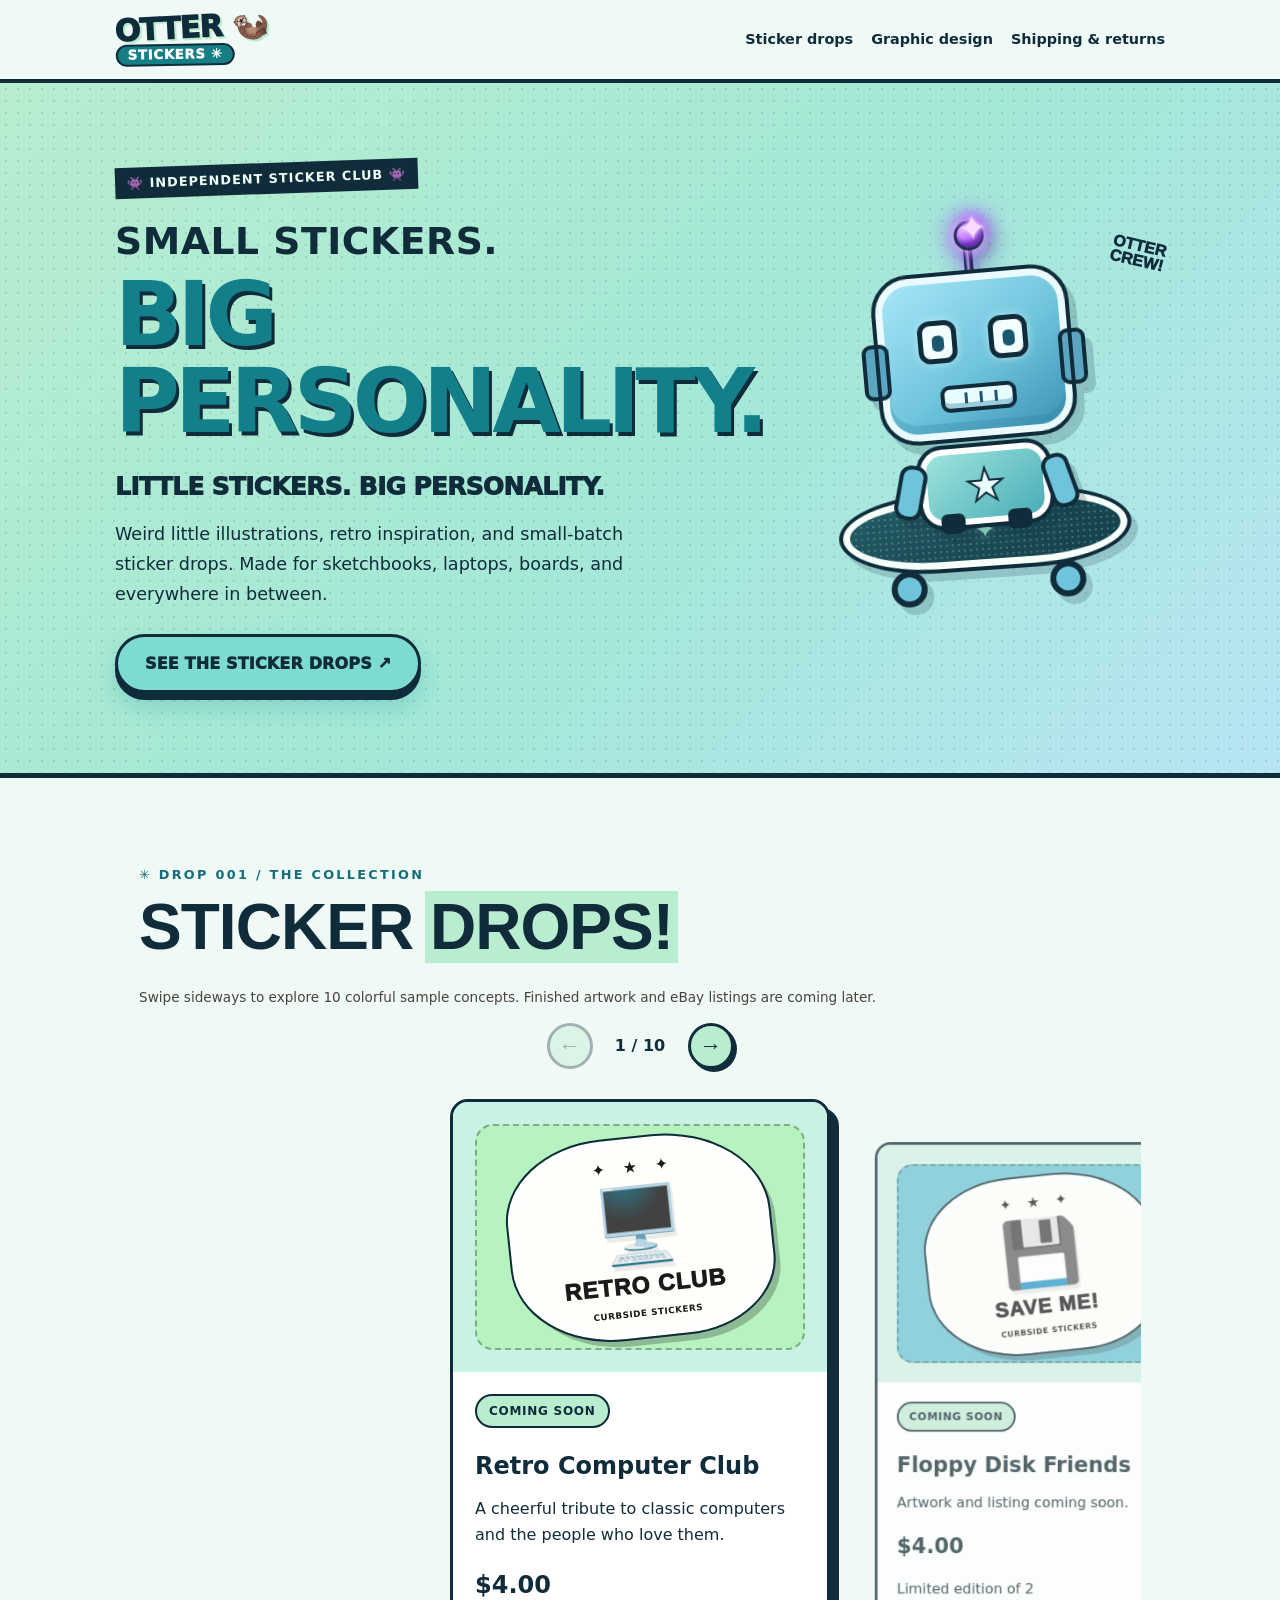
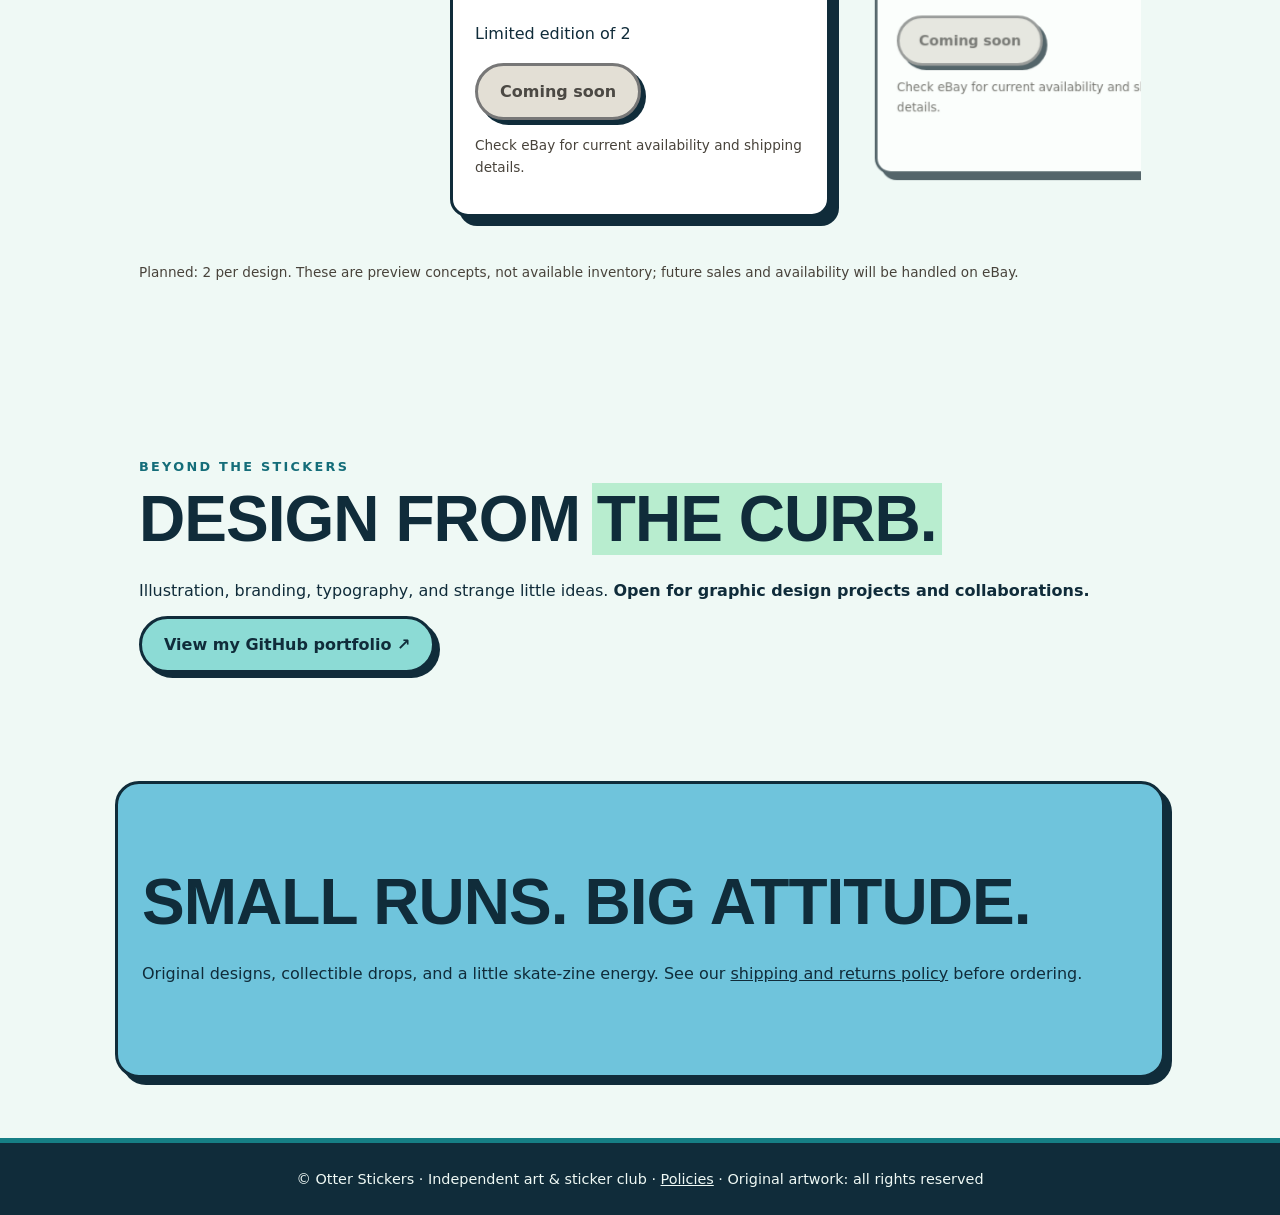
<file: index.html>
<!DOCTYPE html>
<html lang="en">
<head>
  <!-- 💙 BLUE / HOMEPAGE: HTML creates the structure visitors see.
       BEGINNER TIP: Edit words between tags; leave <tags> intact.
       Change sticker details in products.json instead of here. -->
  <meta charset="UTF-8">
  <meta name="viewport" content="width=device-width, initial-scale=1">
  <meta name="description" content="Otter Stickers — original skate-inspired sticker art, limited-edition drops, and independent graphic design.">
  <meta name="referrer" content="strict-origin-when-cross-origin">
  <title>Otter Stickers</title>
  <link rel="stylesheet" href="style.css">
  <!-- defer means load the script without blocking the page. -->
  <script src="catalog.js" defer></script>
  <script src="portfolio.js" defer></script>
</head>
<body>
  <!-- 💙 SECTION 1: HEADER = logo and navigation links. -->
  <header>
    <a class="logo" href="./"><span class="logo-main">OTTER 🦦</span><span class="logo-sub">STICKERS ✳</span></a>
    <nav aria-label="Main navigation">
      <a href="#drops">Sticker drops</a>
      <a href="#portfolio">Graphic design</a>
      <a href="policies.html">Shipping &amp; returns</a>
    </nav>
  </header>

  <main>
    <!-- HERO: the welcome area. -->
    <section class="hero">
      <div class="hero-copy"><span class="eyebrow hero-tag">👾 INDEPENDENT STICKER CLUB 👾</span>
      <h1><span class="hero-small-line">SMALL STICKERS.</span><em class="hero-big-line">BIG PERSONALITY.</em></h1>
      <p class="hero-kicker">LITTLE STICKERS. BIG PERSONALITY.</p>
      <p>Weird little illustrations, retro inspiration, and small-batch sticker drops. Made for sketchbooks, laptops, boards, and everywhere in between.</p>
      <a class="button" href="#drops">SEE THE STICKER DROPS ↗</a></div>
      <!-- 💙 One grouped illustration keeps the robot's feet on the skateboard at every screen size. -->
      <div class="hero-art" aria-label="Happy blue robot riding a skateboard with an otter graphic on the deck" role="img">
        <div class="skate-scene">
          <div class="cartoon-robot">
            <div class="robot-antenna"></div>
            <div class="robot-head"><span class="robot-eye"></span><span class="robot-eye"></span><span class="robot-mouth"></span></div>
            <div class="robot-body"><span class="robot-heart">★</span></div>
            <div class="robot-feet"></div>
          </div>
          <div class="cartoon-board">
            <div class="board-deck">
              <!-- Clean skateboard grip tape; the otter now rides as a separate mascot sticker. -->
              <span class="board-grip-detail" aria-hidden="true">✦</span>
            </div>
            <div class="board-wheel wheel-one"></div><div class="board-wheel wheel-two"></div>
          </div>
        </div>
        
        <div class="hero-scribble">OTTER<br>CREW!</div>
      </div>
    </section>

    <!--
      PRODUCT CATALOG
      ===============
      To add, hide, or edit stickers, open products.json.
      catalog.js automatically builds the cards inside #products.
      You never have to copy/paste HTML for each new sticker.
    -->
    <!-- 💙 SECTION 3: STICKER GALLERY. JavaScript fills #products using products.json. -->
    <section id="drops" class="section" aria-labelledby="drops-title">
      <p class="eyebrow">✳ DROP 001 / THE COLLECTION</p>
      <h2 id="drops-title">STICKER <span class="highlight">DROPS!</span></h2>
      <p class="muted">Swipe sideways to explore 10 colorful sample concepts. Finished artwork and eBay listings are coming later.</p>
      <!-- 💙 Carousel controls: buttons work with touch swiping and keyboard arrows. -->
      <div class="carousel-controls" aria-label="Sticker carousel controls">
        <button class="carousel-arrow" id="sticker-prev" type="button" aria-label="Previous sticker">←</button>
        <span id="sticker-position" role="status" aria-live="polite">Loading stickers…</span>
        <button class="carousel-arrow" id="sticker-next" type="button" aria-label="Next sticker">→</button>
      </div>
      <div id="products" class="products" aria-label="Swipeable sticker collection" tabindex="0"></div>
      <p class="muted">Planned: 2 per design. These are preview concepts, not available inventory; future sales and availability will be handled on eBay.</p>
    </section>

    <!-- PORTFOLIO: concise introduction, GitHub link, and optional project cards. -->
    <section id="portfolio" class="section" aria-labelledby="portfolio-heading">
      <p class="eyebrow">BEYOND THE STICKERS</p>
      <h2 id="portfolio-heading">DESIGN FROM <span class="highlight">THE CURB.</span></h2>
      <p>Illustration, branding, typography, and strange little ideas. <strong>Open for graphic design projects and collaborations.</strong></p>
      <a class="button" href="https://github.com/Wonka15" target="_blank" rel="noopener noreferrer">View my GitHub portfolio ↗</a>
      <!-- This stays empty until you publish real work in projects.json. -->
      <div id="portfolio-projects" class="portfolio-grid"></div>
    </section>

    <section class="section info">
      <h2>SMALL RUNS. BIG ATTITUDE.</h2>
      <p>Original designs, collectible drops, and a little skate-zine energy.
        See our <a href="policies.html">shipping and returns policy</a> before ordering.
      </p>
    </section>
  </main>
  <!-- 💙 SECTION 5: FOOTER = small print at the bottom. -->
  <footer>© Otter Stickers · Independent art &amp; sticker club · <a href="policies.html">Policies</a> · Original artwork: all rights reserved</footer>
</body>
</html>
</file>
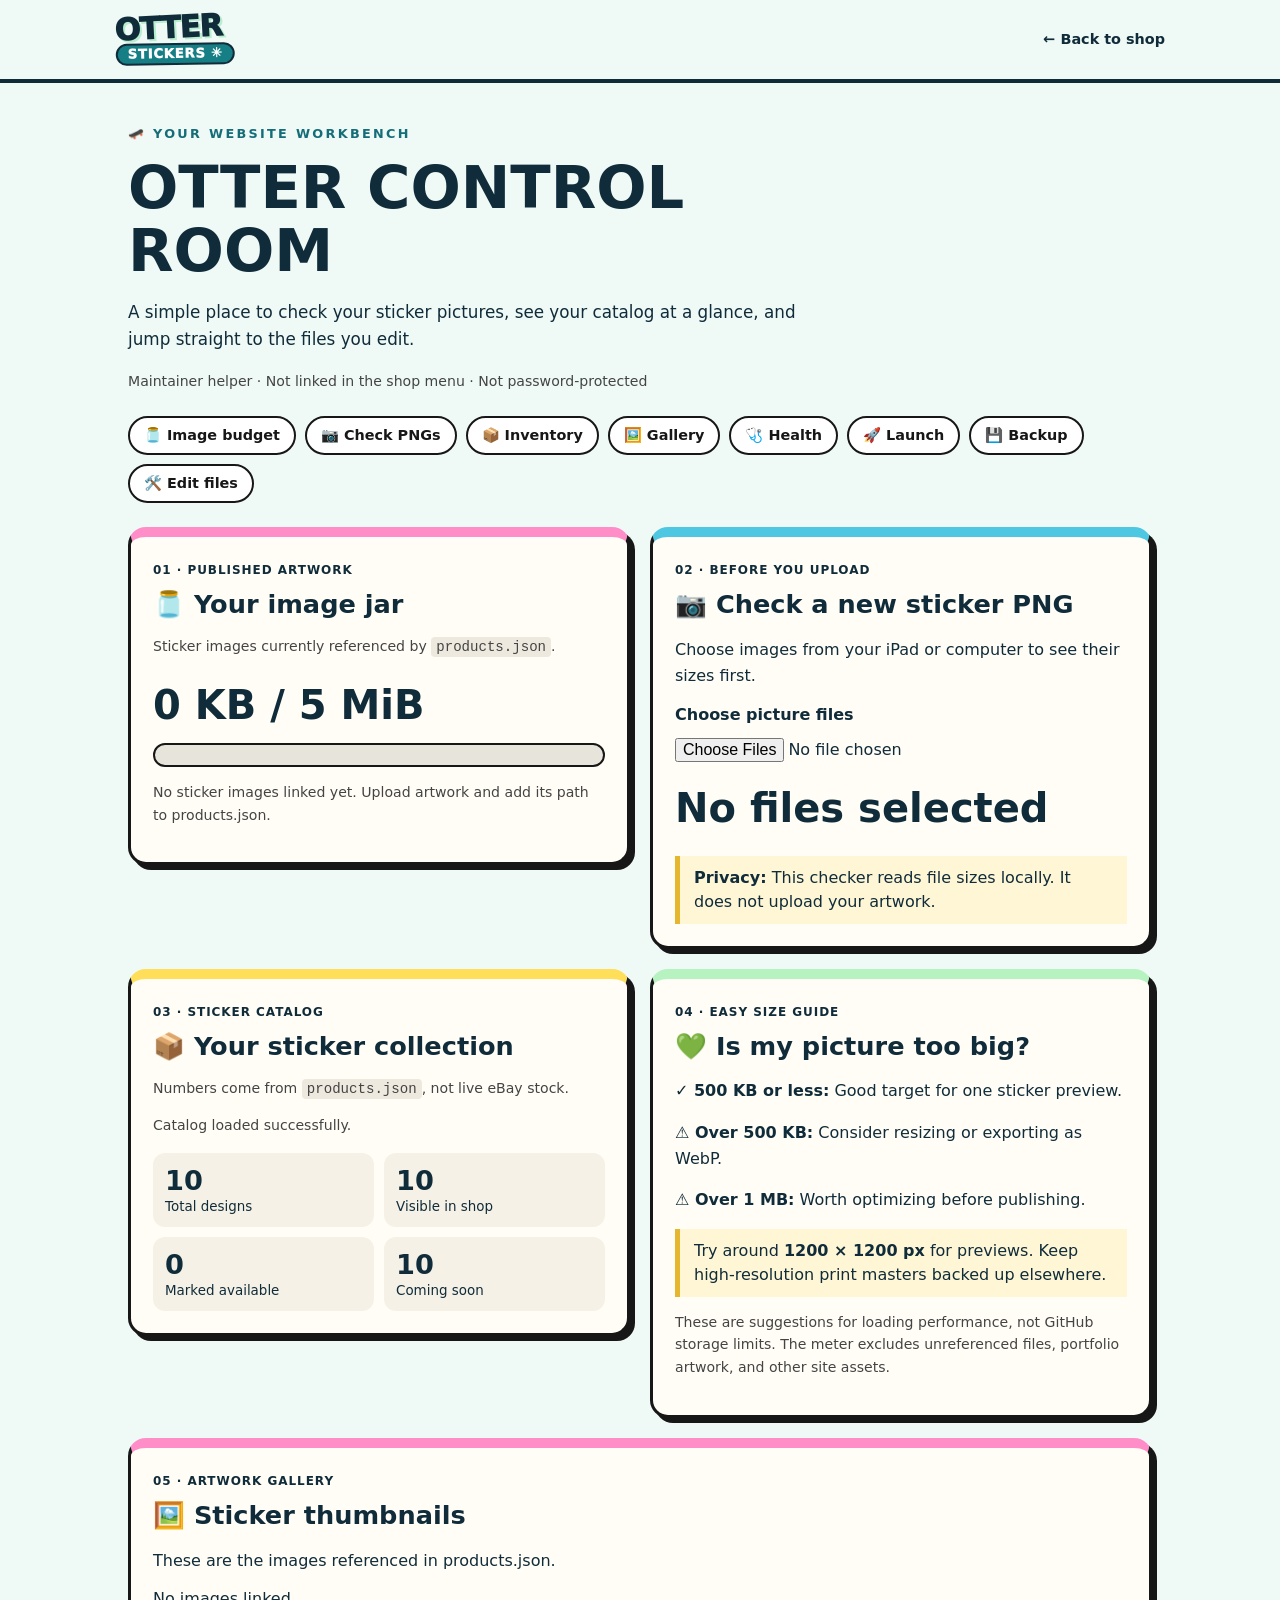
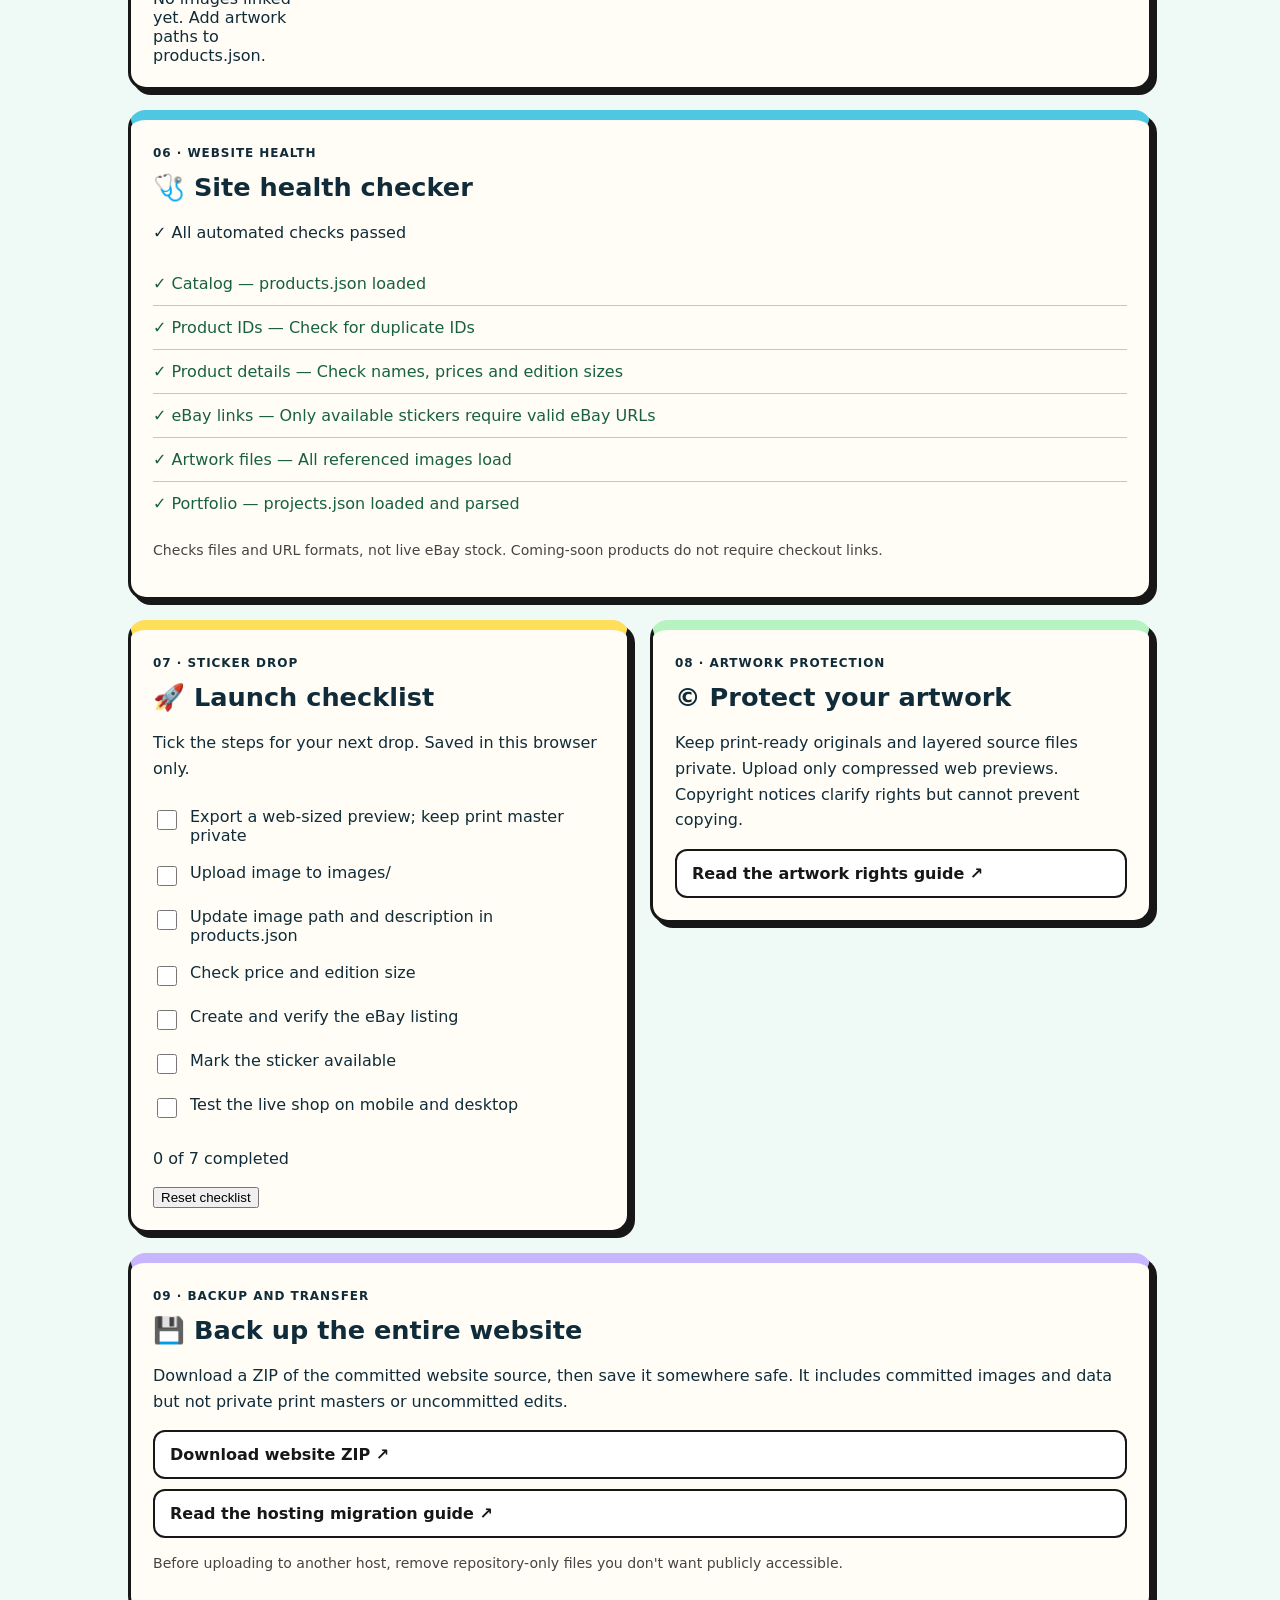
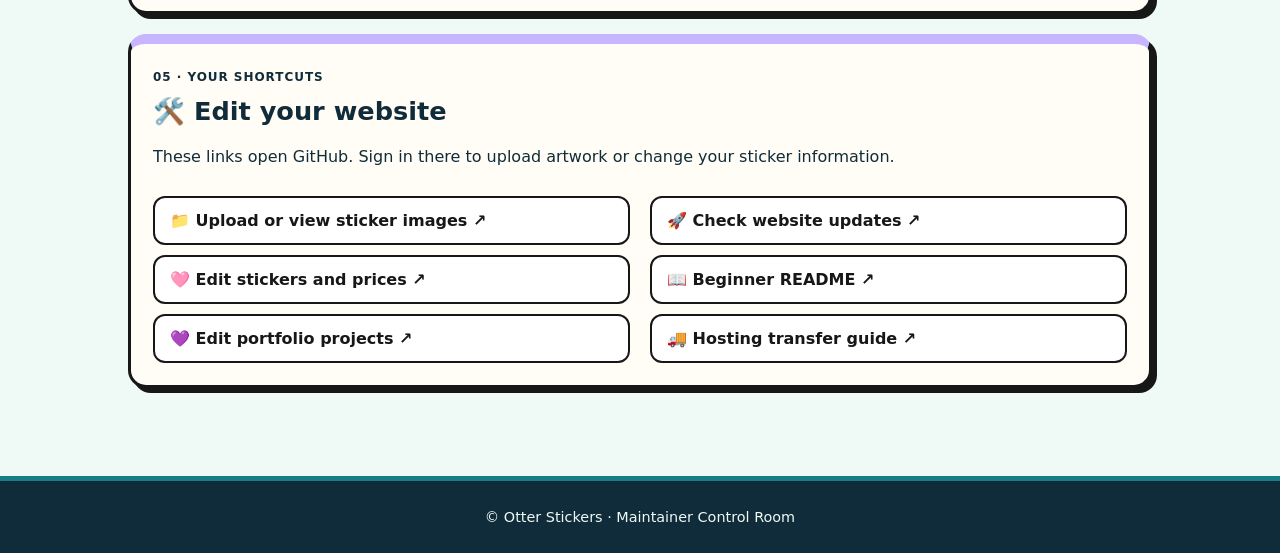
<file: image-jar.html>
<!doctype html>
<!--
  🩵 OTTER CONTROL ROOM — beginner-friendly maintenance dashboard
  ================================================================
  HTML: the sections below are the dashboard's visible panels.
  CSS: the <style> section makes this page easy to read on iPad.
  JS: the <script> section reads products.json and checks image sizes.
  NOTE: This page is public if someone knows its URL. Never add secrets.
-->
<html lang="en">
<head>
  <meta charset="utf-8">
  <meta name="viewport" content="width=device-width, initial-scale=1">
  <meta name="robots" content="noindex">
  <title>Control Room | Otter Stickers</title>
  <link rel="stylesheet" href="style.css">

  <!-- 🩵 Dashboard-only styling. The public shop still uses style.css. -->
  <style>
    .control-room { max-width: 1060px; margin: 0 auto; padding: 28px 18px 88px; }
    .control-room * { box-sizing: border-box; }
    .control-intro { max-width: 760px; line-height: 1.6; }
    .control-title { font-size: clamp(2rem, 6vw, 3.7rem); line-height: 1.06; margin: 12px 0; }
    .control-subtitle { font-size: 1.05rem; max-width: 700px; }
    .control-nav { display: flex; gap: 9px; flex-wrap: wrap; margin: 24px 0; }
    .control-nav a { color: #171717; background: #fff; border: 2px solid #171717; border-radius: 999px; padding: 9px 14px; text-decoration: none; font-weight: 800; }
    .control-nav a:focus-visible, .control-link:focus-visible, .file-label:focus-within { outline: 3px solid #2855d7; outline-offset: 3px; }
    .control-grid { display: grid; grid-template-columns: repeat(2, minmax(0, 1fr)); gap: 20px; align-items: start; }
    .control-card { background: #fffdf5; border: 3px solid #171717; border-radius: 18px; padding: 22px; box-shadow: 5px 5px 0 #171717; min-width: 0; }
    .control-card.wide { grid-column: 1 / -1; }
    .control-card h2 { font-size: clamp(1.25rem, 3vw, 1.6rem); margin: 0 0 10px; line-height: 1.25; }
    .control-card p { line-height: 1.6; }
    .control-kicker { display: inline-block; font-weight: 900; font-size: .75rem; letter-spacing: .08em; text-transform: uppercase; margin-bottom: 12px; }
    .control-pink { border-top: 10px solid #ff8ec8; }
    .control-blue { border-top: 10px solid #4ec7e3; }
    .control-yellow { border-top: 10px solid #ffde59; }
    .control-green { border-top: 10px solid #b6f3c0; }
    .control-purple { border-top: 10px solid #c8b5ff; }
    .control-muted { font-size: .88rem; color: #444; }
    .control-number { font-size: clamp(1.7rem, 4vw, 2.5rem); font-weight: 900; margin: 6px 0; overflow-wrap: anywhere; }
    .control-meter { height: 24px; background: #e7e4db; border: 2px solid #171717; border-radius: 999px; overflow: hidden; }
    .control-fill { height: 100%; width: 0; background: #63c88c; transition: width .25s; }
    .control-fill.over { background: #e66d58; }
    .control-list { list-style: none; margin: 12px 0 0; padding: 0; }
    .control-list li { display: flex; justify-content: space-between; gap: 12px; flex-wrap: wrap; padding: 12px 0; border-bottom: 1px solid #c9c5bb; overflow-wrap: anywhere; }
    .control-list li:last-child { border-bottom: 0; }
    .control-status { font-weight: 800; }
    .control-status.warn { color: #9a351f; }
    .control-status.good { color: #18613c; }
    .control-file { display: block; max-width: 100%; margin: 14px 0; font: inherit; }
    .control-link { display: block; border: 2px solid #171717; border-radius: 12px; padding: 13px 15px; margin-top: 10px; color: #171717; background: #fff; font-weight: 800; text-decoration: none; overflow-wrap: anywhere; }
    .control-link:hover { background: #fff2c3; }
    .control-stats { display: grid; grid-template-columns: repeat(2, minmax(0, 1fr)); gap: 10px; margin-top: 16px; }
    .control-stat { background: #f5f1e6; border-radius: 12px; padding: 12px; }
    .control-stat strong { display: block; font-size: 1.7rem; }
    .control-stat span { font-size: .84rem; }
    .control-tip { border-left: 5px solid #e4b72f; padding: 10px 14px; background: #fff6d6; margin-top: 16px; line-height: 1.5; }
.thumb-gallery{display:grid;grid-template-columns:repeat(auto-fill,minmax(145px,1fr));gap:12px}.thumb-card{padding:10px;border:2px solid #222;border-radius:12px;background:white;overflow-wrap:anywhere}.thumb-card img{width:100%;height:115px;object-fit:contain;background:#eee}.thumb-card small{display:block;margin-top:8px}.launch-step{display:flex;gap:10px;align-items:start;padding:9px 0}.launch-step input{width:20px;height:20px;flex:none}.control-room code { background: #eee9df; border-radius: 4px; padding: 2px 5px; overflow-wrap: anywhere; }
    @media (max-width: 720px) { .control-grid { grid-template-columns: 1fr; } .control-card.wide { grid-column: auto; } .control-card { padding: 18px; } }
  </style>
</head>
<body>
  <header>
    <a class="logo" href="./"><span class="logo-main">OTTER</span><span class="logo-sub">STICKERS ✳</span></a>
    <nav aria-label="Control room navigation"><a href="./">← Back to shop</a></nav>
  </header>

  <main class="control-room">
    <!-- 🩵 01: Intro and quick navigation -->
    <div class="control-intro">
      <p class="eyebrow">🛹 YOUR WEBSITE WORKBENCH</p>
      <h1 class="control-title">OTTER CONTROL ROOM</h1>
      <p class="control-subtitle">A simple place to check your sticker pictures, see your catalog at a glance, and jump straight to the files you edit.</p>
      <p class="control-muted">Maintainer helper · Not linked in the shop menu · Not password-protected</p>
    </div>
    <nav class="control-nav" aria-label="Jump to dashboard section">
      <a href="#image-budget">🫙 Image budget</a>
      <a href="#new-images">📷 Check PNGs</a>
      <a href="#inventory">📦 Inventory</a>
      <a href="#previews">🖼️ Gallery</a><a href="#health">🩺 Health</a><a href="#launch">🚀 Launch</a><a href="#backup">💾 Backup</a><a href="#quick-links">🛠️ Edit files</a>
    </nav>

    <div class="control-grid">
      <!-- 🩷 02: How much space published sticker previews use -->
      <section class="control-card control-pink" id="image-budget">
        <span class="control-kicker">01 · Published artwork</span>
        <h2>🫙 Your image jar</h2>
        <p class="control-muted">Sticker images currently referenced by <code>products.json</code>.</p>
        <p class="control-number" id="published-total" aria-live="polite">Checking images…</p>
        <div class="control-meter" role="progressbar" aria-label="Suggested image budget used" aria-valuemin="0" aria-valuemax="100" aria-valuenow="0" id="published-meter">
          <div class="control-fill" id="published-fill"></div>
        </div>
        <p class="control-muted" id="published-note">Suggested total: 5 MiB for the sticker collection.</p>
        <ul class="control-list" id="published-list"></ul>
      </section>

      <!-- 🩵 03: Local image checker; does NOT upload anything -->
      <section class="control-card control-blue" id="new-images">
        <span class="control-kicker">02 · Before you upload</span>
        <h2>📷 Check a new sticker PNG</h2>
        <p>Choose images from your iPad or computer to see their sizes first.</p>
        <label for="image-files"><strong>Choose picture files</strong></label>
        <input class="control-file" id="image-files" type="file" accept="image/png,image/jpeg,image/webp" multiple>
        <p class="control-number" id="local-total" aria-live="polite">No files selected</p>
        <ul class="control-list" id="local-list"></ul>
        <div class="control-tip"><strong>Privacy:</strong> This checker reads file sizes locally. It does not upload your artwork.</div>
      </section>

      <!-- 💛 04: Product status overview, based on JSON, not eBay -->
      <section class="control-card control-yellow" id="inventory">
        <span class="control-kicker">03 · Sticker catalog</span>
        <h2>📦 Your sticker collection</h2>
        <p class="control-muted">Numbers come from <code>products.json</code>, not live eBay stock.</p>
        <p id="inventory-status" class="control-muted" aria-live="polite">Loading catalog…</p>
        <div class="control-stats">
          <div class="control-stat"><strong id="stat-total">—</strong><span>Total designs</span></div>
          <div class="control-stat"><strong id="stat-visible">—</strong><span>Visible in shop</span></div>
          <div class="control-stat"><strong id="stat-available">—</strong><span>Marked available</span></div>
          <div class="control-stat"><strong id="stat-coming">—</strong><span>Coming soon</span></div>
        </div>
      </section>

      <!-- 💚 05: Plain-language explanation of the performance targets -->
      <section class="control-card control-green" id="guidelines">
        <span class="control-kicker">04 · Easy size guide</span>
        <h2>💚 Is my picture too big?</h2>
        <p><strong>✓ 500 KB or less:</strong> Good target for one sticker preview.</p>
        <p><strong>⚠ Over 500 KB:</strong> Consider resizing or exporting as WebP.</p>
        <p><strong>⚠ Over 1 MB:</strong> Worth optimizing before publishing.</p>
        <div class="control-tip">Try around <strong>1200 × 1200 px</strong> for previews. Keep high-resolution print masters backed up elsewhere.</div>
        <p class="control-muted">These are suggestions for loading performance, not GitHub storage limits. The meter excludes unreferenced files, portfolio artwork, and other site assets.</p>
      </section>

<section class="control-card control-pink wide" id="previews"><span class="control-kicker">05 · Artwork gallery</span><h2>🖼️ Sticker thumbnails</h2><p>These are the images referenced in products.json.</p><div id="thumb-gallery" class="thumb-gallery">Loading previews…</div></section>
<section class="control-card control-blue wide" id="health"><span class="control-kicker">06 · Website health</span><h2>🩺 Site health checker</h2><p id="health-summary" aria-live="polite">Checking site…</p><ul id="health-list" class="control-list"></ul><p class="control-muted">Checks files and URL formats, not live eBay stock. Coming-soon products do not require checkout links.</p></section>
<section class="control-card control-yellow" id="launch"><span class="control-kicker">07 · Sticker drop</span><h2>🚀 Launch checklist</h2><p>Tick the steps for your next drop. Saved in this browser only.</p><div id="launch-steps"></div><p id="launch-count" aria-live="polite"></p><button id="launch-reset" type="button">Reset checklist</button></section>
<section class="control-card control-green" id="rights"><span class="control-kicker">08 · Artwork protection</span><h2>©️ Protect your artwork</h2><p>Keep print-ready originals and layered source files private. Upload only compressed web previews. Copyright notices clarify rights but cannot prevent copying.</p><a class="control-link" href="ARTWORK-RIGHTS.md">Read the artwork rights guide ↗</a></section>
<section class="control-card control-purple wide" id="backup"><span class="control-kicker">09 · Backup and transfer</span><h2>💾 Back up the entire website</h2><p>Download a ZIP of the committed website source, then save it somewhere safe. It includes committed images and data but not private print masters or uncommitted edits.</p><a class="control-link" href="https://github.com/Wonka15/Little-Sticker-Shop/archive/refs/heads/main.zip">Download website ZIP ↗</a><a class="control-link" href="HOSTING-MIGRATION.md">Read the hosting migration guide ↗</a><p class="control-muted">Before uploading to another host, remove repository-only files you don't want publicly accessible.</p></section>
      <!-- 💜 06: Edit source files using GitHub's signed-in editor -->
      <section class="control-card control-purple wide" id="quick-links">
        <span class="control-kicker">05 · Your shortcuts</span>
        <h2>🛠️ Edit your website</h2>
        <p>These links open GitHub. Sign in there to upload artwork or change your sticker information.</p>
        <div class="control-grid">
          <div>
            <a class="control-link" href="https://github.com/Wonka15/Little-Sticker-Shop/tree/main/images" target="_blank" rel="noopener noreferrer">📁 Upload or view sticker images ↗</a>
            <a class="control-link" href="https://github.com/Wonka15/Little-Sticker-Shop/edit/main/products.json" target="_blank" rel="noopener noreferrer">🩷 Edit stickers and prices ↗</a>
            <a class="control-link" href="https://github.com/Wonka15/Little-Sticker-Shop/edit/main/projects.json" target="_blank" rel="noopener noreferrer">💜 Edit portfolio projects ↗</a>
          </div>
          <div>
            <a class="control-link" href="https://github.com/Wonka15/Little-Sticker-Shop/actions" target="_blank" rel="noopener noreferrer">🚀 Check website updates ↗</a>
            <a class="control-link" href="https://github.com/Wonka15/Little-Sticker-Shop/blob/main/README.md" target="_blank" rel="noopener noreferrer">📖 Beginner README ↗</a>
            <a class="control-link" href="https://github.com/Wonka15/Little-Sticker-Shop/blob/main/HOSTING-MIGRATION.md" target="_blank" rel="noopener noreferrer">🚚 Hosting transfer guide ↗</a>
          </div>
        </div>
      </section>
    </div>
  </main>
  <footer>© Otter Stickers · Maintainer Control Room</footer>

  <script>
    // 🩵 BEGINNER SETTINGS: change these only if you want new size targets.
    const PER_IMAGE_TARGET = 500 * 1024;       // 500 KiB per picture
    const TOTAL_IMAGE_BUDGET = 5 * 1024 * 1024; // 5 MiB for the collection

    // Helper: find a page element by its ID.
    const byId = (id) => document.getElementById(id);

    // Helper: make bytes easy to read.
    function readableSize(bytes) {
      return bytes >= 1024 * 1024
        ? (bytes / (1024 * 1024)).toFixed(2) + " MiB"
        : Math.round(bytes / 1024) + " KB";
    }

    // Show a filename, its size, and a friendly status.
    function addImageRow(list, name, bytes) {
      const item = document.createElement("li");
      const filename = document.createElement("span");
      filename.textContent = name;
      const status = document.createElement("span");
      status.className = "control-status " + (bytes > PER_IMAGE_TARGET ? "warn" : "good");
      status.textContent = readableSize(bytes) + (bytes > PER_IMAGE_TARGET ? " · Check size" : " · Good");
      item.append(filename, status);
      list.append(item);
    }

    // 🩵 STEP 1: Read the sticker catalog, then count the sticker statuses.
    async function loadDashboard() {
      try {
        const response = await fetch("./products.json", { cache: "no-cache" });
        if (!response.ok) throw new Error("Couldn't load products.json");
        const data = await response.json();
        if (!Array.isArray(data.products)) throw new Error("Invalid product list");

        const products = data.products.filter(Boolean);
        const visible = products.filter((product) => product.visible !== false);
        const count = (status) => visible.filter((product) => product.status === status).length;
        byId("stat-total").textContent = products.length;
        byId("stat-visible").textContent = visible.length;
        byId("stat-available").textContent = count("available");
        byId("stat-coming").textContent = count("coming-soon");
        byId("inventory-status").textContent = "Catalog loaded successfully.";

        // 🩵 STEP 2: Collect unique image paths. Only allow files in images/.
        const paths = [...new Set(products.map((product) => product.image).filter(
          (path) => typeof path === "string" &&
            /^images\/[a-zA-Z0-9_./-]+\.(png|jpe?g|webp)$/i.test(path) &&
            !path.includes("..")
        ))];

        let totalBytes = 0; const missing = []; const gallery = byId("thumb-gallery"); gallery.replaceChildren();
        let unavailable = 0;
        for (const path of paths) {
          try {
            const imageResponse = await fetch(path);
            if (!imageResponse.ok) throw new Error("Image not found");
            const bytes = (await imageResponse.blob()).size;
            totalBytes += bytes;
            addImageRow(byId("published-list"), path, bytes);
            // 🩷 Build thumbnails safely without injecting HTML.
            const card=document.createElement("div");card.className="thumb-card";
            const img=document.createElement("img");img.src=path;img.alt="Sticker preview: "+path;img.loading="lazy";
            const label=document.createElement("small");label.textContent=path+" · "+readableSize(bytes);
            card.append(img,label);gallery.append(card);
          } catch {
            unavailable++; missing.push(path);
            const item = document.createElement("li");
            item.textContent = path + " · Unavailable";
            byId("published-list").append(item);
          }
        }

        if (!paths.length) gallery.textContent="No images linked yet. Add artwork paths to products.json.";
        await runHealth(products,missing);
        const percent = Math.round((totalBytes / TOTAL_IMAGE_BUDGET) * 100);
        byId("published-total").textContent = readableSize(totalBytes) + " / 5 MiB";
        byId("published-fill").style.width = Math.min(percent, 100) + "%";
        byId("published-fill").classList.toggle("over", totalBytes > TOTAL_IMAGE_BUDGET);
        byId("published-meter").setAttribute("aria-valuenow", Math.min(percent, 100));
        byId("published-note").textContent = paths.length === 0
          ? "No sticker images linked yet. Upload artwork and add its path to products.json."
          : paths.length + " linked image(s) · " + percent + "% of suggested budget" +
            (unavailable ? " · " + unavailable + " unavailable" : "");
      } catch (error) {
        byId("inventory-status").textContent = "Couldn't read the catalog. Check products.json.";
        byId("published-total").textContent = "Image check unavailable";
        byId("published-note").textContent = "Open this page on your hosted website, not as a local file.";
        byId("health-summary").textContent="⚠ Catalog unavailable";console.error("Control Room:", error);
      }
    }

    // 🩵 STEP 3: Check selected pictures on this device. No uploading occurs.
    byId("image-files").addEventListener("change", (event) => {
      const files = Array.from(event.target.files || []);
      const list = byId("local-list");
      list.replaceChildren();
      const total = files.reduce((sum, file) => sum + file.size, 0);
      byId("local-total").textContent = files.length
        ? files.length + " file(s) · " + readableSize(total)
        : "No files selected";
      files.forEach((file) => addImageRow(list, file.name, file.size));
    });

    // 🩵 Website health checks: never treat coming-soon placeholders as broken listings.
    async function runHealth(products,missing) {
      const list=byId("health-list");list.replaceChildren();let warnings=0;
      function report(ok,title,detail){if(!ok)warnings++;const li=document.createElement("li");li.textContent=(ok?"✓ ":"⚠ ")+title+" — "+detail;li.style.color=ok?"#18613c":"#a03424";list.append(li);}
      report(true,"Catalog","products.json loaded");
      const ids=products.map(p=>p.id);
      report(ids.length===new Set(ids).size,"Product IDs","Check for duplicate IDs");
      report(products.every(p=>p.id&&p.name&&Number.isFinite(p.price)&&p.price>=0&&Number.isInteger(p.editionSize)&&p.editionSize>0),"Product details","Check names, prices and edition sizes");
      const available=products.filter(p=>p.visible!==false&&p.status==="available");
      report(available.every(p=>{try{const u=new URL(p.ebayUrl);return u.protocol==="https:"&&(u.hostname==="ebay.com"||u.hostname.endsWith(".ebay.com"));}catch{return false;}}),"eBay links","Only available stickers require valid eBay URLs");
      report(missing.length===0,"Artwork files",missing.length?missing.join(", "):"All referenced images load");
      try{const r=await fetch("./projects.json");const d=await r.json();report(r.ok&&Array.isArray(d.projects),"Portfolio","projects.json loaded and parsed");}catch{report(false,"Portfolio","Could not read projects.json");}
      byId("health-summary").textContent=warnings?warnings+" item(s) need attention":"✓ All automated checks passed";
    }
    // 🚀 Checklist progress stays on this device; it never edits the shop.
    const steps=["Export a web-sized preview; keep print master private","Upload image to images/","Update image path and description in products.json","Check price and edition size","Create and verify the eBay listing","Mark the sticker available","Test the live shop on mobile and desktop"];
    const key="curbside-launch-v1";let done=[];
    try{const saved=JSON.parse(localStorage.getItem(key)||"[]");if(Array.isArray(saved))done=saved;}catch{}
    function drawSteps(){const area=byId("launch-steps");area.replaceChildren();steps.forEach((step,i)=>{const label=document.createElement("label");label.className="launch-step";const box=document.createElement("input");box.type="checkbox";box.checked=done.includes(i);box.addEventListener("change",()=>{done=box.checked?[...new Set([...done,i])]:done.filter(x=>x!==i);try{localStorage.setItem(key,JSON.stringify(done));}catch{}drawSteps();});const span=document.createElement("span");span.textContent=step;label.append(box,span);area.append(label);});byId("launch-count").textContent=done.length+" of "+steps.length+" completed";}
    byId("launch-reset").addEventListener("click",()=>{done=[];try{localStorage.removeItem(key);}catch{}drawSteps();});
    drawSteps();
    loadDashboard();
  </script>
</body>
</html>
</file>
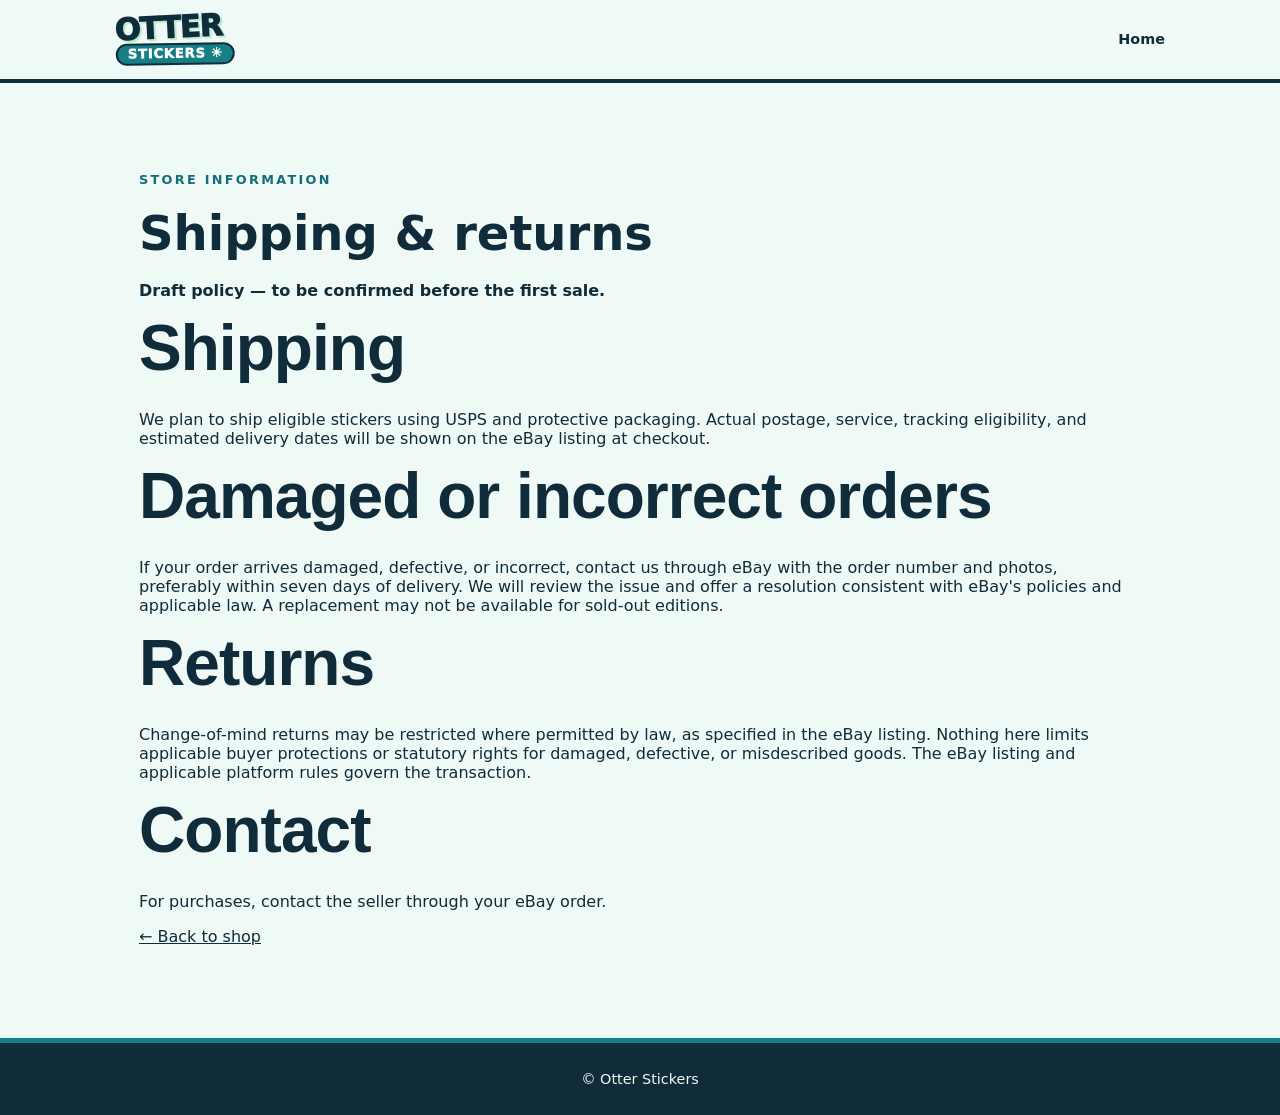
<file: policies.html>
<!DOCTYPE html>
<html lang="en">
<head>
  <!-- 🤍 WHITE / POLICIES PAGE
       This file contains customer-facing shipping and returns wording.
       Edit text carefully so promises match your actual eBay policies.
       The shared style.css controls colors and layout. -->
  <meta charset="UTF-8">
  <meta name="viewport" content="width=device-width, initial-scale=1">
  <title>Shipping &amp; Returns | Otter Stickers</title>
  <link rel="stylesheet" href="style.css">
</head>
<body>
  <!-- 🤍 HEADER: same branding as the homepage. -->
  <header>
    <a class="logo" href="./"><span class="logo-main">OTTER</span><span class="logo-sub">STICKERS ✳</span></a>
    <nav aria-label="Main navigation"><a href="./">Home</a></nav>
  </header>

  <main class="section">
    <p class="eyebrow">STORE INFORMATION</p>
    <h1 style="font-size: 3rem">Shipping &amp; returns</h1>

    <!-- IMPORTANT: review and finalize this draft BEFORE accepting orders. -->
    <p><strong>Draft policy — to be confirmed before the first sale.</strong></p>

    <h2>Shipping</h2>
    <p>
      We plan to ship eligible stickers using USPS and protective packaging.
      Actual postage, service, tracking eligibility, and estimated delivery
      dates will be shown on the eBay listing at checkout.
    </p>

    <h2>Damaged or incorrect orders</h2>
    <p>
      If your order arrives damaged, defective, or incorrect, contact us
      through eBay with the order number and photos, preferably within seven
      days of delivery. We will review the issue and offer a resolution
      consistent with eBay's policies and applicable law. A replacement may
      not be available for sold-out editions.
    </p>

    <h2>Returns</h2>
    <p>
      Change-of-mind returns may be restricted where permitted by law, as
      specified in the eBay listing. Nothing here limits applicable buyer
      protections or statutory rights for damaged, defective, or misdescribed
      goods. The eBay listing and applicable platform rules govern the transaction.
    </p>

    <h2>Contact</h2>
    <p>For purchases, contact the seller through your eBay order.</p>
    <p><a href="./">← Back to shop</a></p>
  </main>

  <footer>© Otter Stickers</footer>
</body>
</html>
</file>
<file: style.css>
/*
  OTTER STICKERS — DESIGN SYSTEM
  ====================================
  CSS controls HOW the HTML looks.

  Beginner vocabulary:
  - selector: which element we are styling (example: .hero)
  - property: what we change (example: background)
  - value: the new setting (example: #e8e5ff)

  Tip: edit ONE value, save, then refresh the page to see the result.
*/

/* 💚 GREEN / CSS MAP
   COLORS: edit the :root variables in section 16 for the current brand palette.
   SIZES: px = fixed pixels, rem = scalable text-based units, % = relative.
   MOBILE: @media rules adapt the layout to narrow screens.
   IMPORTANT: later CSS rules can override earlier ones.
   Avoid deleting older rules until you understand the cascade.
*/

/* 1. GLOBAL COLORS AND DEFAULTS */
:root {
  font-family: ui-rounded, system-ui, -apple-system, sans-serif;
  color: #24243c;       /* Main ink color */
  background: #fffaf3;  /* Cream page background */
}

/* border-box keeps padding inside an element's declared width. */
* { box-sizing: border-box; }
body { margin: 0; }
a { color: inherit; }

/* 2. HEADER AND NAVIGATION */
header {
  display: flex;
  align-items: center;
  justify-content: space-between;
  gap: 16px;
  padding: 22px max(24px, calc((100vw - 1050px) / 2));
  background: #fff;
  border-bottom: 2px solid #24243c;
}
header a { text-decoration: none; }
.logo { font-weight: 900; font-size: 1.2rem; }
nav { display: flex; gap: 18px; font-size: .9rem; }

/* 3. HERO — the big colorful welcome section */
.hero {
  padding: 100px 24px 110px;
  text-align: center;
  background: #e8e5ff;
}
.eyebrow {
  font-size: .8rem;
  letter-spacing: .18em;
  font-weight: 900;
  color: #6854a9;
}
h1 {
  font-size: clamp(3.4rem, 9vw, 6.5rem);
  line-height: 1.04;
  margin: 22px 0;
}
h1 em { color: #e45b8d; font-style: normal; }
.hero p { max-width: 480px; margin: 0 auto 28px; line-height: 1.7; }

/* Shared button style: reused by the hero and product card. */
.button {
  display: inline-block;
  background: #24243c;
  color: white;
  padding: 16px 22px;
  border-radius: 14px;
  text-decoration: none;
  font-weight: 800;
  box-shadow: 5px 5px 0 #e45b8d;
}
.button:focus-visible, a:focus-visible {
  outline: 3px solid #e45b8d;
  outline-offset: 4px;
}

/* 4. PAGE SECTIONS */
.section { max-width: 1050px; margin: auto; padding: 76px 24px; }
h2 { font-size: 2.4rem; margin: 10px 0 30px; }

/* 5. PRODUCT CARD — two columns on large screens */
.product {
  display: grid;
  grid-template-columns: 1fr 1fr;
  border: 2px solid #24243c;
  border-radius: 22px;
  overflow: hidden;
  background: white;
  box-shadow: 9px 9px 0 #d8d1fa;
}

/* 6. STICKER ART CONTAINER AND LEGACY ILLUSTRATION STYLES */
.art {
  min-height: 420px;
  background: radial-gradient(circle, #ffe7b0 0 20%, #f4b8cb 70%);
  display: grid;
  place-items: center;
  padding: 35px;
}
.sticker {
  background: #fffef5;
  border: 8px solid white;
  border-radius: 42px;
  transform: rotate(-7deg);
  padding: 34px 20px;
  text-align: center;
  box-shadow: 0 14px 30px #24243c33;
  font-weight: 900;
  letter-spacing: .08em;
}
.computer {
  background: #ddd4bf;
  width: 160px;
  height: 170px;
  border: 7px solid #746e66;
  border-radius: 20px 20px 12px 12px;
  margin: 0 auto 18px;
  padding: 20px;
}
.screen {
  background: #8bc9bc;
  border: 8px solid #5d5a56;
  border-radius: 10px;
  font-size: 38px;
  padding: 8px 0;
}
.slot { width: 60px; height: 6px; background: #746e66; margin: 16px auto; }

/* 7. PRODUCT TEXT, PRICE AND INVENTORY DEMO */
.details { padding: 38px; }
.pill {
  display: inline-block;
  background: #d6f2e4;
  border-radius: 30px;
  padding: 8px 12px;
  font-size: .75rem;
  font-weight: 900;
}
h3 { font-size: 2rem; margin-bottom: 12px; }
.details p { line-height: 1.65; }
.price { display: block; font-size: 2rem; margin: 22px 0; }
.price small { font-size: .8rem; color: #777; }
.meter { height: 12px; background: #eee; border-radius: 20px; overflow: hidden; }
.meter span { display: block; width: 100%; height: 100%; background: #68bea6; }
.muted { color: #666; font-size: .85rem; }
.disabled { background: #777; box-shadow: none; cursor: not-allowed; }

/* 8. BOTTOM INFORMATION AND FOOTER */
.info { background: #fdf0dc; border-radius: 24px; margin-bottom: 60px; }
footer { padding: 28px; text-align: center; background: #24243c; color: white; font-size: .9rem; }

/* 9. MOBILE LAYOUT
   @media means "only apply these styles when the screen is small".
   On an iPad or phone, the product changes from two columns to one. */
@media (max-width: 700px) {
  header { padding: 18px; flex-wrap: wrap; }
  nav { font-size: .8rem; }
  .hero { padding: 75px 20px; }
  .product { grid-template-columns: 1fr; }
  .art { min-height: 310px; }
  .details { padding: 25px; }
}

/* 10. CATALOG: cards are generated from products.json by catalog.js. */
.product-image img { display: block; width: 100%; height: 100%; max-height: 100%; object-fit: contain; }
.product-image .sticker { max-width: 100%; overflow-wrap: anywhere; }

/*
  11. SWIPEABLE SHOWCASE
  =====================
  CSS scroll-snap makes a smooth horizontal gallery without a library.
  On touchscreens: swipe left or right.
  On a desktop: trackpad-scroll sideways, or use Shift + mouse wheel.
*/
.products {
  display: flex;
  overflow-x: auto;
  scroll-snap-type: x mandatory;
  scroll-padding-inline: 8px;
  gap: 22px;
  padding: 12px 8px 26px;
  -webkit-overflow-scrolling: touch;
}
.products .product {
  flex: 0 0 min(84vw, 360px);
  display: flex;
  flex-direction: column;
  scroll-snap-align: start;
  box-shadow: 5px 5px 0 #d8d1fa;
}
.products .art { min-height: 270px; height: 270px; padding: 22px; }
.products .details { padding: 22px; }
.products h3 { font-size: 1.5rem; }
.products .price { font-size: 1.5rem; }
.artwork-link { display: block; text-decoration: none; }
.artwork-link:hover .art { filter: brightness(1.04); }
.artwork-link:focus-visible { outline: 3px solid #e45b8d; outline-offset: -3px; }
.products .sticker { font-size: .9rem; }

/* 12. GRAPHIC DESIGN PORTFOLIO — independent of the sticker shop */
.portfolio-grid {
  display: grid;
  grid-template-columns: repeat(auto-fit, minmax(min(100%, 260px), 1fr));
  gap: 24px;
}
.portfolio-card {
  padding: 18px;
  border: 2px solid #24243c;
  border-radius: 22px;
  background: white;
  box-shadow: 6px 6px 0 #d8d1fa;
}
.portfolio-card h3 { font-size: 1.35rem; margin: 12px 0; }
.portfolio-card p { line-height: 1.6; }
.portfolio-art {
  display: grid;
  place-items: center;
  aspect-ratio: 4 / 3;
  border-radius: 14px;
  overflow: hidden;
  background: linear-gradient(135deg, #e8e5ff, #f4b8cb 55%, #ffe7b0);
}
.portfolio-art img { width: 100%; height: 100%; object-fit: cover; }
.portfolio-placeholder { font-weight: 900; letter-spacing: .12em; color: #6854a9; }
.portfolio-link { display: inline-block; font-weight: 800; margin-top: 8px; }

/* 13. Portfolio spacing */
.portfolio-grid { margin-top: 32px; }

/* 14. TEN SAMPLE STICKER ILLUSTRATIONS
   These decorative demo designs appear whenever product.image is empty.
   To replace one, upload an image and change its path in products.json.
*/
.demo-stage { width:100%; height:100%; min-height:225px; display:grid; place-items:center; background:var(--demo-bg); border-radius:18px; overflow:hidden; }
.demo-diecut { width:80%; min-height:185px; padding:12px; background:#fffefa; border:8px solid #fff; border-radius:38% 42% 35% 40%; box-shadow:0 9px 0 #24243c20,0 15px 30px #24243c22; display:flex; flex-direction:column; align-items:center; justify-content:center; gap:3px; transform:rotate(-6deg); color:var(--demo-ink); text-align:center; }
.demo-sparkle { font-size:1rem; letter-spacing:.4em; }
.demo-emoji { font-size:4.5rem; line-height:1.25; filter:drop-shadow(2px 5px 0 #24243c16); }
.demo-wordmark { font-size:clamp(1.05rem,2vw,1.35rem); font-weight:1000; letter-spacing:.045em; line-height:1.15; }
.demo-caption { font-size:.55rem; font-weight:900; letter-spacing:.14em; margin-top:6px; }

/* 15. ACCESSIBILITY AND MOBILE POLISH */
.products { overscroll-behavior-inline: contain; }
.products .product { min-width: 0; }
.products .details { overflow-wrap: anywhere; }
@media (max-width: 700px) { nav { flex-wrap: wrap; } .section { padding: 56px 20px; } h2 { font-size: clamp(1.8rem, 7vw, 2.4rem); } }
@media (prefers-reduced-motion: reduce) { .products { scroll-behavior: auto; } }

/*
  16. OTTER CARTOON CLUB — BRAND THEME
  =======================================
  Change the colors below to customize the whole site.
  This section intentionally overrides earlier starter styles.
*/
:root {
  --ink: #1a1a1a; --paper: #f4ebd0; --red: #ff4b4b;
  --yellow: #ffde59; --blue: #4ec7e3; --pink: #ff8ec8;
  --mint: #b6f3c0;
  color: var(--ink); background: var(--paper);
  font-family: "Trebuchet MS", ui-rounded, system-ui, sans-serif;
}
body { background: var(--paper); }
header { background: var(--paper); border-bottom: 4px solid var(--ink); padding-block: 14px; }
.logo { display: inline-flex; flex-direction: column; align-items: flex-start; transform: rotate(-3deg); line-height: .94; letter-spacing: -.05em; font-weight: 1000; }
.logo-main { color: var(--ink); font-size: clamp(1.3rem, 3vw, 1.9rem); text-shadow: 2px 2px 0 var(--yellow); }
.logo-sub { background: var(--red); border: 2px solid var(--ink); border-radius: 40px; padding: 3px 10px; color: white; font-size: .82rem; letter-spacing: .06em; transform: rotate(2deg); }
nav a { font-weight: 900; }
nav a:hover { text-decoration: underline; text-decoration-thickness: 3px; text-decoration-color: var(--red); }
.hero { position: relative; isolation: isolate; display: grid; grid-template-columns: minmax(0, 1.3fr) minmax(210px, .7fr); gap: 30px; align-items: center; text-align: left; padding: 80px max(24px, calc((100vw - 1050px)/2)); background: var(--yellow); overflow: hidden; border-bottom: 5px solid var(--ink); }
.hero::before { content: ""; position: absolute; inset: 0; z-index: -1; opacity: .12; background-image: radial-gradient(var(--ink) 1.1px, transparent 1.1px); background-size: 12px 12px; }
.hero h1 { font-family: Impact, "Arial Black", sans-serif; font-weight: 900; font-size: clamp(3.4rem, 7.4vw, 7rem); letter-spacing: -.035em; line-height: .94; margin: 25px 0 12px; }
.hero h1 em { color: var(--red); -webkit-text-stroke: 2px var(--ink); text-shadow: 5px 5px 0 var(--ink); }
.hero .eyebrow { display: inline-block; padding: 8px 12px; background: var(--ink); color: white; letter-spacing: .08em; transform: rotate(-2deg); }
.hero .hero-kicker { font-size: clamp(1.1rem, 2.5vw, 1.55rem); font-weight: 1000; margin: 20px 0 12px; }
.hero p { margin: 0 0 24px; max-width: 520px; font-size: 1rem; }
.hero-art { position: relative; min-height: 350px; }
.hero-sticker { position: absolute; display: grid; place-items: center; border: 9px solid white; outline: 3px solid var(--ink); box-shadow: 9px 11px 0 #1a1a1a33; font-family: "Arial Black", sans-serif; font-weight: 900; }
.hero-smile { width: 190px; height: 190px; border-radius: 50%; background: var(--pink); color: var(--ink); font-size: 10rem; top: 5%; left: 4%; transform: rotate(-14deg); }
.hero-bolt { width: 125px; height: 150px; border-radius: 35% 40% 30% 35%; background: var(--blue); font-size: 5rem; top: 42%; right: 1%; transform: rotate(18deg); }
.hero-skate { width: 100px; height: 100px; border-radius: 36%; background: var(--mint); font-size: 5rem; bottom: 2%; left: 3%; transform: rotate(12deg); }
.hero-scribble { position: absolute; right: 0; top: 0; transform: rotate(13deg); font-size: 1.3rem; font-weight: 1000; line-height: .95; }
.button { border: 3px solid var(--ink); background: var(--pink); color: var(--ink); box-shadow: 5px 5px 0 var(--ink); border-radius: 100px; transition: transform .15s ease, box-shadow .15s ease; }
.button:hover { transform: translate(-2px,-2px); box-shadow: 7px 7px 0 var(--ink); }
.button:focus-visible, a:focus-visible { outline: 3px dashed var(--red); outline-offset: 5px; }
.section h2 { font-family: Impact, "Arial Black", sans-serif; font-size: clamp(2.3rem, 5vw, 4rem); line-height: 1; letter-spacing: -.015em; }
.highlight { background: var(--yellow); box-shadow: 5px 0 0 var(--yellow), -5px 0 0 var(--yellow); }
.eyebrow { color: #a92a31; }
.product, .portfolio-card { border: 3px solid var(--ink); border-radius: 18px; box-shadow: 7px 7px 0 var(--ink); }
.products .product { box-shadow: 7px 7px 0 var(--ink); }
.products .art { background: var(--mint); }
.pill { background: var(--yellow); border: 2px solid var(--ink); letter-spacing: .06em; }
.demo-stage { border: 2px dashed #1a1a1a55; }
.demo-diecut { border: 7px solid white; outline: 2px solid var(--ink); box-shadow: 6px 8px 0 #1a1a1a44; }
.demo-wordmark { font-family: Impact, "Arial Black", sans-serif; font-size: 1.45rem; }
.demo-caption { letter-spacing: .06em; }
.muted { color: #48433b; }
.disabled { background: #e3dfd5; color: #4c4944; border-color: #777; cursor: default; }
.info { background: var(--blue); border: 3px solid var(--ink); box-shadow: 7px 7px 0 var(--ink); }
.portfolio-art { background: linear-gradient(130deg, var(--pink), var(--yellow), var(--mint)); }
footer { background: var(--ink); color: var(--paper); border-top: 5px solid var(--red); }
@media (max-width: 760px) {
  .hero { grid-template-columns: 1fr; padding: 64px 24px 44px; }
  .hero-art { min-height: 230px; max-width: 350px; width: 100%; margin: 0 auto; }
  .hero-smile { width: 145px; height: 145px; font-size: 7.5rem; }
  .hero-bolt { width: 95px; height: 120px; font-size: 3.5rem; }
  .hero-skate { width: 75px; height: 75px; font-size: 3.5rem; }
  nav { gap: 12px; }
}
@media (prefers-reduced-motion: reduce) { .button { transition: none; } }

/* 17. HERO ICON FIX — make the artwork readable on phones and tablets.
   Emoji render at different visual sizes on Apple/Android. Use a CSS-drawn
   lightning bolt and smile instead of relying on platform emoji glyphs. */
.hero-art { width: 100%; min-width: 0; }
.hero-sticker { line-height: 1; }
.hero-smile { font-size: 0; }
.hero-smile::before {
  content: ""; width: 64%; height: 64%; border: 8px solid var(--ink);
  border-radius: 50%; background:
    radial-gradient(circle at 32% 38%, var(--ink) 0 7%, transparent 8%),
    radial-gradient(circle at 68% 38%, var(--ink) 0 7%, transparent 8%),
    var(--pink);
}
.hero-smile::after {
  content: ""; position: absolute; width: 35%; height: 17%;
  border-bottom: 9px solid var(--ink); border-radius: 0 0 60% 60%;
  top: 50%;
}
.hero-bolt { font-size: 0; }
.hero-bolt::before {
  content: ""; width: 75%; height: 83%; background: var(--ink);
  clip-path: polygon(58% 0, 8% 53%, 44% 53%, 29% 100%, 95% 39%, 57% 39%, 76% 0);
}
.hero-skate { font-size: clamp(4rem, 8vw, 6.5rem); }
@media (max-width: 760px) {
  .hero-art { min-height: 320px; max-width: 390px; }
  .hero-smile { width: 190px; height: 190px; top: 4%; left: 4%; }
  .hero-bolt { width: 135px; height: 155px; top: 43%; right: 2%; }
  .hero-skate { width: 95px; height: 95px; bottom: 0; left: 7%; font-size: 5rem; }
  .hero-scribble { right: 4%; top: 4%; }
}
@media (max-width: 370px) {
  .hero-art { min-height: 280px; }
  .hero-smile { width: 155px; height: 155px; }
  .hero-bolt { width: 112px; height: 130px; }
  .hero-skate { width: 80px; height: 80px; font-size: 4rem; }
}

/* 18. ORIGINAL CARTOON ROBOT + SKATEBOARD
   CSS shapes instead of platform-dependent emoji or external image files.
   Edit the dimensions here to resize the homepage illustrations. */
.hero-art { min-height: 370px; }
.cartoon-robot { position: absolute; z-index: 2; width: 195px; height: 278px; top: 5%; left: 2%; transform: rotate(-10deg); filter: drop-shadow(9px 10px 0 #1a1a1a30); }
.robot-antenna { position: absolute; width: 8px; height: 35px; top: -23px; left: 93px; background: var(--ink); border-radius: 5px; }
.robot-antenna::before { content: ""; position: absolute; width: 22px; height: 22px; background: var(--red); border: 4px solid var(--ink); border-radius: 50%; top: -17px; left: -10px; }
.robot-head { position: absolute; width: 185px; height: 155px; top: 15px; left: 5px; border: 7px solid white; outline: 4px solid var(--ink); border-radius: 32px 32px 38px 38px; background: var(--blue); display: flex; justify-content: space-evenly; align-items: center; }
.robot-eye { width: 34px; height: 43px; border: 5px solid var(--ink); border-radius: 50%; background: var(--paper); position: relative; transform: translateY(-15px); }
.robot-eye::after { content: ""; position: absolute; width: 12px; height: 18px; background: var(--ink); border-radius: 50%; top: 13px; left: 10px; }
.robot-mouth { position: absolute; width: 63px; height: 24px; border: 5px solid var(--ink); border-top: 0; border-radius: 0 0 50% 50%; bottom: 20px; left: 55px; }
.robot-body { position: absolute; top: 182px; left: 32px; width: 135px; height: 83px; background: var(--pink); border: 6px solid white; outline: 4px solid var(--ink); border-radius: 20px; display: grid; place-items: center; }
.robot-body::before, .robot-body::after { content: ""; position: absolute; width: 20px; height: 47px; background: var(--blue); border: 4px solid var(--ink); border-radius: 12px; top: 7px; }
.robot-body::before { left: -31px; transform: rotate(15deg); }
.robot-body::after { right: -31px; transform: rotate(-15deg); }
.robot-heart { color: var(--red); font-size: 2.8rem; -webkit-text-stroke: 2px var(--ink); }
.robot-feet { position: absolute; bottom: -2px; left: 56px; width: 24px; height: 20px; background: var(--ink); box-shadow: 61px 0 var(--ink); border-radius: 6px; }
.cartoon-board { position: absolute; z-index: 3; width: 245px; height: 125px; right: 0; bottom: 6%; transform: rotate(-17deg); filter: drop-shadow(8px 9px 0 #1a1a1a30); }
.board-deck { position: absolute; width: 100%; height: 72px; top: 7px; border: 7px solid white; outline: 4px solid var(--ink); border-radius: 45% 45% 43% 43% / 65% 65% 65% 65%; background: var(--red); display: flex; align-items: center; justify-content: center; gap: 8px; font-family: Impact, "Arial Black", sans-serif; font-size: 1.55rem; letter-spacing: .025em; color: white; text-shadow: 2px 2px 0 var(--ink); }
.board-star { color: var(--yellow); font-size: 1.7rem; }
.board-wheel { position: absolute; width: 36px; height: 36px; border: 6px solid var(--ink); background: var(--yellow); border-radius: 50%; top: 78px; }
.wheel-one { left: 44px; } .wheel-two { right: 44px; }
@media (max-width: 760px) {
  .hero-art { min-height: 350px; max-width: 390px; }
  .cartoon-robot { left: 4%; top: 8%; }
  .cartoon-board { right: 0; bottom: 4%; }
}
@media (max-width: 370px) {
  .hero-art { min-height: 320px; }
  .cartoon-robot { transform: rotate(-10deg) scale(.83); transform-origin: top left; }
  .cartoon-board { transform: rotate(-17deg) scale(.82); transform-origin: bottom right; }
}

/* 19. 🛹 COVER-FLOW STICKER CAROUSEL
   The centered card grows; neighboring cards gently shrink and fade.
   Touch scrolling still works normally. The buttons also work on desktop.
*/
.products {
  scroll-padding-inline: 0;
  padding: 22px max(12px, calc((100% - min(74vw, 380px)) / 2)) 34px;
  align-items: stretch;
  scroll-snap-type: x mandatory;
  scroll-behavior: smooth;
}
.products .product {
  flex: 0 0 min(74vw, 380px);
  scroll-snap-align: center;
  transform: scale(.88);
  opacity: .72;
  filter: saturate(.7);
  transition: transform .32s ease, opacity .32s ease, filter .32s ease, box-shadow .32s ease;
  will-change: transform;
}
.products .product.is-focused {
  transform: scale(1);
  opacity: 1;
  filter: none;
  box-shadow: 9px 9px 0 var(--ink);
}
.carousel-controls {
  display: flex;
  justify-content: center;
  align-items: center;
  gap: 20px;
  margin: 18px 0 8px;
}
.carousel-arrow {
  border: 3px solid var(--ink);
  border-radius: 50%;
  width: 46px;
  height: 46px;
  background: var(--yellow);
  color: var(--ink);
  font-size: 1.4rem;
  font-weight: 900;
  cursor: pointer;
  box-shadow: 3px 3px 0 var(--ink);
}
.carousel-arrow:disabled { opacity: .35; cursor: default; box-shadow: none; }
.carousel-arrow:focus-visible, .products:focus-visible { outline: 3px dashed var(--red); outline-offset: 4px; }
#sticker-position { font-weight: 900; min-width: 55px; text-align: center; }
@media (prefers-reduced-motion: reduce) {
  .products { scroll-behavior: auto; }
  .products .product { transition: none; filter: none; }
}

/* 20. ✨ POLISHED HERO — bubbly type + tactile, pressable call-to-action.
   Beginner tip: change --hero-glow to adjust the soft pink halo.
   The button moves DOWN when pressed, like a real arcade button. */
:root { --hero-glow: rgba(255, 75, 130, .33); }
.hero h1 {
  font-family: "Arial Rounded MT Bold", "Trebuchet MS", ui-rounded, system-ui, sans-serif;
  font-weight: 1000;
  letter-spacing: -.055em;
  line-height: .99;
  text-wrap: balance;
}
.hero h1 em {
  -webkit-text-stroke: 0;
  color: var(--red);
  text-shadow: 3px 4px 0 var(--ink);
}
.hero .hero-kicker {
  font-family: "Arial Rounded MT Bold", "Trebuchet MS", ui-rounded, system-ui, sans-serif;
  letter-spacing: -.025em;
  font-weight: 1000;
}
.hero-copy > p:not(.hero-kicker) {
  font-size: clamp(1rem, 1.7vw, 1.1rem);
  line-height: 1.7;
  max-width: 34rem;
}
.hero-copy > .button {
  position: relative;
  isolation: isolate;
  background: var(--pink);
  border: 3px solid var(--ink);
  border-radius: 999px;
  padding: 17px 27px;
  font-family: "Arial Rounded MT Bold", "Trebuchet MS", ui-rounded, system-ui, sans-serif;
  font-size: 1rem;
  font-weight: 1000;
  letter-spacing: .01em;
  box-shadow: 0 7px 0 var(--ink), 0 13px 26px var(--hero-glow);
  transform: translateY(0);
  transition: transform .16s ease, box-shadow .16s ease, background .16s ease;
  -webkit-tap-highlight-color: transparent;
}
.hero-copy > .button:hover {
  background: #ffa9d1;
  transform: translateY(-2px);
  box-shadow: 0 9px 0 var(--ink), 0 16px 30px var(--hero-glow);
}
.hero-copy > .button:active {
  transform: translateY(6px);
  box-shadow: 0 1px 0 var(--ink), 0 3px 10px var(--hero-glow);
  background: #ffb5d8;
}
.hero-copy > .button:focus-visible {
  outline: 3px dashed var(--ink);
  outline-offset: 7px;
}
@media (prefers-reduced-motion: reduce) {
  .hero-copy > .button { transition: none; }
}

/* 21. 🌊 OTTER COAST — cool green / teal / blue palette
   Beginner tip: edit these six swatches to recolor the entire shop.
   This section intentionally overrides the earlier warm palette.
   Contrast: dark navy outlines keep buttons and text easy to read.
*/
:root {
  --ink: #102c3a;       /* deep ocean navy: outlines and text */
  --paper: #eff9f5;     /* pale sea-glass page */
  --red: #167f85;       /* teal accent (legacy variable name) */
  --yellow: #b8edcf;    /* mint green hero and highlights */
  --blue: #6fc4dc;      /* sky blue panels */
  --pink: #8cdbd5;      /* seafoam buttons and stickers */
  --mint: #c8f2e3;      /* light mint artwork backgrounds */
  --hero-glow: rgba(19, 143, 161, .28);
}
.hero { background: linear-gradient(135deg, #b8edcf 0%, #a4e8d7 52%, #b7e5f3 100%); }
.hero h1 em { color: #137f8b; text-shadow: 3px 4px 0 var(--ink); }
.hero-copy > .button { background: #7ddbd0; }
.hero-copy > .button:hover { background: #a4ece1; }
.hero-copy > .button:active { background: #63c9c2; }
.logo-sub { background: #167f85; }
.eyebrow { color: #146d79; }
.hero .eyebrow { background: var(--ink); color: #effff8; }
footer { border-top-color: #167f85; }

/* 22. 🤖 FRIENDLY EMOJI ROBOT — drawn with CSS, no image downloads.
   Inspired by the classic robot emoji: blue rounded head, square ears,
   glowing eyes, small smiling grille, and a red-tipped antenna.
   The rest of the hero illustration (including the skateboard) stays put.
*/
.cartoon-robot {
  width: 200px;
  height: 272px;
  transform: rotate(-7deg);
  filter: drop-shadow(7px 10px 0 #102c3a33);
}
.robot-antenna {
  top: -20px;
  left: 98px;
  width: 9px;
  height: 38px;
  background: #527f92;
  border: 2px solid var(--ink);
  z-index: 1;
}
.robot-antenna::before {
  width: 24px;
  height: 24px;
  top: -20px;
  left: -10px;
  background: #f06b79;
  border: 3px solid var(--ink);
  box-shadow: inset -3px -3px 0 #bd455c;
}
.robot-head {
  top: 15px;
  left: 5px;
  width: 190px;
  height: 163px;
  background: linear-gradient(145deg, #a7e6fa 0%, #6fc4dc 55%, #3e92b5 100%);
  border: 7px solid #eafaff;
  outline: 4px solid var(--ink);
  border-radius: 34px;
  box-shadow: inset 0 -9px 0 #287d9d45;
  z-index: 2;
}
.robot-head::before, .robot-head::after {
  content: "";
  position: absolute;
  top: 56px;
  width: 19px;
  height: 48px;
  background: #5ca5c1;
  border: 4px solid var(--ink);
  border-radius: 9px;
  z-index: -1;
}
.robot-head::before { left: -24px; }
.robot-head::after { right: -24px; }
.robot-eye {
  width: 39px;
  height: 43px;
  background: #f3ffff;
  border: 5px solid var(--ink);
  border-radius: 12px;
  transform: translateY(-16px);
  box-shadow: 0 0 10px #e0ffff90;
}
.robot-eye::after {
  width: 12px;
  height: 16px;
  top: 10px;
  left: 9px;
  background: #1a566e;
  border-radius: 5px;
}
.robot-mouth {
  left: 51px;
  bottom: 19px;
  width: 76px;
  height: 27px;
  background: #e6fcff;
  border: 4px solid var(--ink);
  border-radius: 9px;
  box-shadow: inset 0 -5px 0 #9dcddd;
}
.robot-mouth::after {
  content: "";
  position: absolute;
  inset: 4px 8px;
  background: repeating-linear-gradient(90deg, transparent 0 12px, #23556b 12px 15px);
}
.robot-body {
  top: 188px;
  left: 36px;
  width: 128px;
  height: 77px;
  background: linear-gradient(145deg, #9ee4dc, #4aadb8);
  border-radius: 22px;
}
.robot-heart { color: #e9fdfb; -webkit-text-stroke: 2px var(--ink); }
@media (max-width: 370px) {
  .cartoon-robot { transform: rotate(-7deg) scale(.83); }
}

/* 23. 🦦 OTTER BUDDY — chilling beside our robot.
   Emoji stays recognizable on iPad, with a soft sea-glass sticker frame.
   Pointer-events none means it cannot block any shop buttons. */
.chill-otter {
  position: absolute;
  z-index: 2;
  right: 2%;
  top: 18%;
  width: 138px;
  height: 145px;
  display: flex;
  flex-direction: column;
  align-items: center;
  justify-content: center;
  gap: 2px;
  border: 6px solid #f8fffc;
  outline: 3px solid var(--ink);
  border-radius: 43% 45% 40% 42%;
  background: #c8f2e3;
  box-shadow: 7px 9px 0 #102c3a36;
  transform: rotate(10deg);
  pointer-events: none;
}
.otter-emoji { font-size: 5.3rem; line-height: 1.1; }
.otter-caption {
  font-family: "Arial Rounded MT Bold", "Trebuchet MS", sans-serif;
  font-size: .63rem;
  font-weight: 1000;
  letter-spacing: .04em;
  color: var(--ink);
}
@media (max-width: 370px) {
  .chill-otter { width: 110px; height: 116px; right: 1%; top: 21%; }
  .otter-emoji { font-size: 4rem; }
  .otter-caption { font-size: .52rem; }
}

/* 24. 🛹 ROBOT RIDES THE BOARD — one responsive illustration scene.
   The board and robot share the SAME coordinate system, preventing overlap.
   The otter is a grip-tape graphic, not a separate floating sticker. */
.hero-art {
  min-height: 390px;
  display: grid;
  place-items: center;
  overflow: visible;
}
.skate-scene {
  position: relative;
  width: 310px;
  height: 360px;
  max-width: 100%;
  margin-inline: auto;
}
.skate-scene .cartoon-robot {
  position: absolute;
  top: 10px;
  left: 55px;
  width: 200px;
  height: 272px;
  transform: rotate(-5deg);
  transform-origin: 50% 90%;
  z-index: 3;
}
.skate-scene .robot-feet {
  bottom: -1px;
  left: 53px;
  box-shadow: 67px 0 var(--ink);
}
.skate-scene .cartoon-board {
  position: absolute;
  width: 285px;
  height: 120px;
  left: 12px;
  right: auto;
  bottom: 0;
  transform: rotate(-4deg);
  filter: drop-shadow(6px 8px 0 #102c3a30);
  z-index: 2;
}
.skate-scene .board-deck {
  top: 6px;
  height: 72px;
  background: #164d59;
  border: 7px solid #f6fffa;
  outline: 4px solid var(--ink);
  color: #f6fffa;
  text-shadow: none;
  gap: 8px;
  overflow: hidden;
  justify-content: flex-end;
  padding-right: 25px;
}
.skate-scene .board-deck::before {
  content: "";
  position: absolute;
  inset: 3px;
  opacity: .22;
  background-image: radial-gradient(#d3f7ee 1px, transparent 1px);
  background-size: 6px 6px;
}
.griptape-otter {
  position: relative;
  font-size: 2.65rem;
  line-height: 1;
  transform: rotate(-9deg);
  filter: drop-shadow(1px 2px 0 #102c3a);
}
.griptape-wordmark {
  position: relative;
  font-family: "Arial Rounded MT Bold", "Trebuchet MS", system-ui, sans-serif;
  font-size: .95rem;
  letter-spacing: .035em;
  font-weight: 1000;
}
.skate-scene .board-wheel { top: 78px; background: #6fc4dc; }
.skate-scene .wheel-one { left: 45px; }
.skate-scene .wheel-two { right: 45px; }
.hero-art .hero-scribble {
  z-index: 4;
  top: 5px;
  right: 0;
  font-family: "Arial Rounded MT Bold", "Trebuchet MS", ui-rounded, sans-serif;
  font-size: 1rem;
  text-align: center;
  color: var(--ink);
}
/* A consistent bubbly headline with less cramped spacing on narrow screens. */
.hero h1 {
  font-family: ui-rounded, "Arial Rounded MT Bold", "Trebuchet MS", system-ui, sans-serif;
  font-size: clamp(3.1rem, 6.4vw, 6.2rem);
  font-weight: 900;
  letter-spacing: -.045em;
  line-height: 1.03;
}
.hero h1 em { display: inline-block; }
.hero-copy { min-width: 0; }
@media (max-width: 760px) {
  .hero-art { min-height: 380px; }
  .hero-art .hero-scribble { right: 3%; }
  .hero h1 { font-size: clamp(3.1rem, 10vw, 5.3rem); }
}
@media (max-width: 370px) {
  .hero-art { min-height: 340px; }
  .skate-scene { transform: scale(.88); transform-origin: center center; }
  .skate-scene .cartoon-robot { transform: rotate(-5deg); }
  .skate-scene .cartoon-board { transform: rotate(-4deg); }
}

/* 25. 💜 SPARKLING PURPLE 3D ANTENNA
   Pure CSS: no downloads, no scripts. Subtle animation and reduced-motion support. */
.skate-scene .robot-antenna {
  isolation: isolate;
  background: linear-gradient(90deg, #344c7d 0%, #a2a8ff 36%, #f3ddff 54%, #6546a7 100%);
  box-shadow: inset -2px 0 2px #30245d, 0 0 12px #b67cff99, 0 0 22px #8c5cff77;
}
.skate-scene .robot-antenna::before {
  background: radial-gradient(circle at 32% 23%, #fff 0 9%, #f4c5ff 19%, #b779ff 45%, #6a36d4 80%);
  box-shadow: inset -4px -5px 5px #55239c, 0 0 9px #f7d3ff, 0 0 20px #b35cff, 0 0 36px #9147ffbb;
  animation: otter-antenna-pulse 2.7s ease-in-out infinite;
}
.skate-scene .robot-antenna::after {
  content: "✦";
  position: absolute;
  top: -39px;
  left: -18px;
  width: 55px;
  height: 55px;
  display: grid;
  place-items: center;
  color: #f9dcff;
  font: 900 35px/1 system-ui, sans-serif;
  text-shadow: 0 0 4px white, 0 0 12px #d788ff, 0 0 22px #933dff;
  filter: drop-shadow(0 0 6px #b65dff);
  animation: otter-antenna-sparkle 2.7s ease-in-out infinite;
  pointer-events: none;
}
@keyframes otter-antenna-pulse {
  0%, 100% { box-shadow: inset -4px -5px 5px #55239c, 0 0 9px #f7d3ff, 0 0 20px #b35cff, 0 0 32px #9147ff99; }
  50% { box-shadow: inset -4px -5px 5px #55239c, 0 0 15px white, 0 0 30px #c86cff, 0 0 48px #9147ffdd; }
}
@keyframes otter-antenna-sparkle {
  0%, 100% { opacity: .6; transform: rotate(-12deg) scale(.75); }
  50% { opacity: 1; transform: rotate(18deg) scale(1.18); }
}
@media (prefers-reduced-motion: reduce) {
  .skate-scene .robot-antenna::before,
  .skate-scene .robot-antenna::after { animation: none; }
}

/* 26. 🦦 HERO TYPE HIERARCHY — quiet first line, big confident second line. */
.hero h1 .hero-small-line {
  display: block;
  font-size: .46em;
  line-height: 1.2;
  letter-spacing: .015em;
  margin-bottom: .18em;
}
.hero h1 .hero-big-line {
  display: block;
  font-size: 1.08em;
  line-height: .99;
  letter-spacing: -.055em;
  overflow-wrap: normal;
}
@media (max-width: 760px) {
  .hero h1 .hero-small-line { font-size: .48em; }
  .hero h1 .hero-big-line { font-size: clamp(2.3rem, 10vw, 4.8rem); letter-spacing: -.055em; }
}

/* 27. 🦦 GRIPTAPE ALIGNMENT FIX
   Center the otter independently of the CURBSIDE label.
   Flex centering previously pushed the emoji sideways on narrow screens. */
.skate-scene .board-deck {
  display: flex;
  align-items: center;
  justify-content: center;
  padding: 0;
}
.skate-scene .griptape-otter {
  position: absolute;
  z-index: 2;
  top: 50%;
  left: 50%;
  margin: 0;
  transform: translate(-50%, -50%) rotate(-7deg);
  transform-origin: center;
  line-height: 1;
  font-size: 2.45rem;
}
.skate-scene .griptape-wordmark {
  position: absolute;
  z-index: 2;
  right: 13px;
  top: 50%;
  transform: translateY(-50%);
  font-size: .68rem;
  letter-spacing: .01em;
}

/* 28. 🦦 FACE-FIRST GRIPTAPE
   The full-body emoji was too tiny to recognize on a narrow skateboard.
   Enlarge it, clip to the face area, and move it toward the visible nose. */
.skate-scene .griptape-otter {
  left: 39%;
  top: 44%;
  width: 61px;
  height: 48px;
  overflow: hidden;
  display: block;
  text-align: center;
  font-family: "Apple Color Emoji", "Segoe UI Emoji", "Noto Color Emoji", sans-serif;
  font-size: 4.2rem;
  line-height: 1;
  transform: translate(-50%, -50%) rotate(-7deg);
  filter: drop-shadow(0 1px 1px #0008);
}
.skate-scene .griptape-wordmark {
  right: 17px;
  font-size: .75rem;
}

/* 29. 🦦 CLEAN SKATEBOARD + OTTER MASCOT
   No cramped emoji or lettering on the grip tape.
   Otter gets its own sticker-style spot, clear of the robot and wheels. */
.skate-scene .board-deck {
  display: flex;
  justify-content: center;
  align-items: center;
  padding: 0;
  background: linear-gradient(155deg, #245b66, #123e49);
}
.skate-scene .board-grip-detail {
  position: relative;
  z-index: 2;
  color: #a4e8d7;
  font: 900 1.6rem/1 system-ui, sans-serif;
  text-shadow: 0 0 12px #a4e8d788;
}
.hero-art .otter-mascot {
  position: absolute;
  z-index: 5;
  right: 2%;
  bottom: 16%;
  width: 84px;
  height: 84px;
  display: grid;
  place-items: center;
  border: 5px solid #f6fffa;
  outline: 3px solid var(--ink);
  border-radius: 50%;
  background: #b8edcf;
  box-shadow: 5px 7px 0 #102c3a33;
  transform: rotate(12deg);
  pointer-events: none;
}
.hero-art .otter-mascot span {
  font: 3.4rem/1 "Apple Color Emoji", "Segoe UI Emoji", "Noto Color Emoji", sans-serif;
}
@media (max-width: 760px) {
  .hero-art .otter-mascot { right: 3%; bottom: 14%; width: 76px; height: 76px; }
  .hero-art .otter-mascot span { font-size: 3rem; }
}
@media (max-width: 370px) {
  .hero-art .otter-mascot { right: 1%; bottom: 11%; width: 65px; height: 65px; }
  .hero-art .otter-mascot span { font-size: 2.6rem; }
}
</file>
